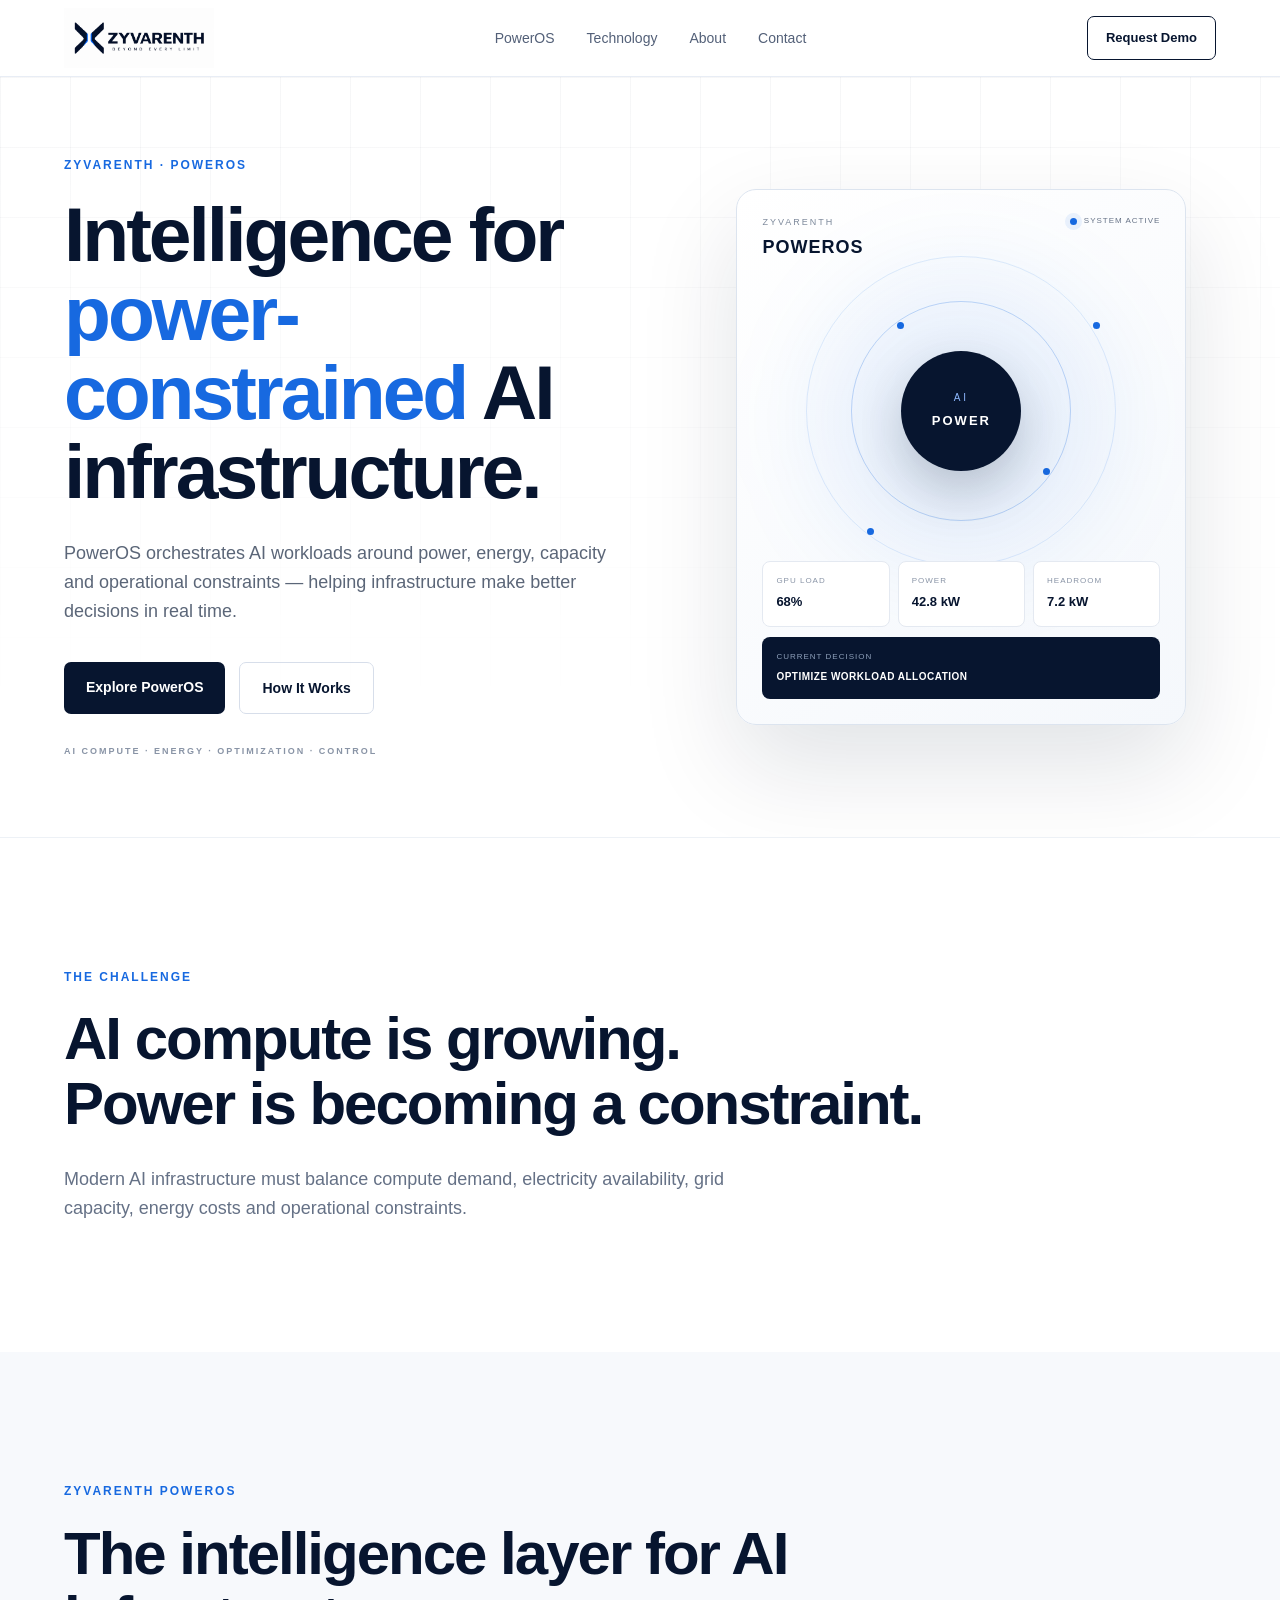
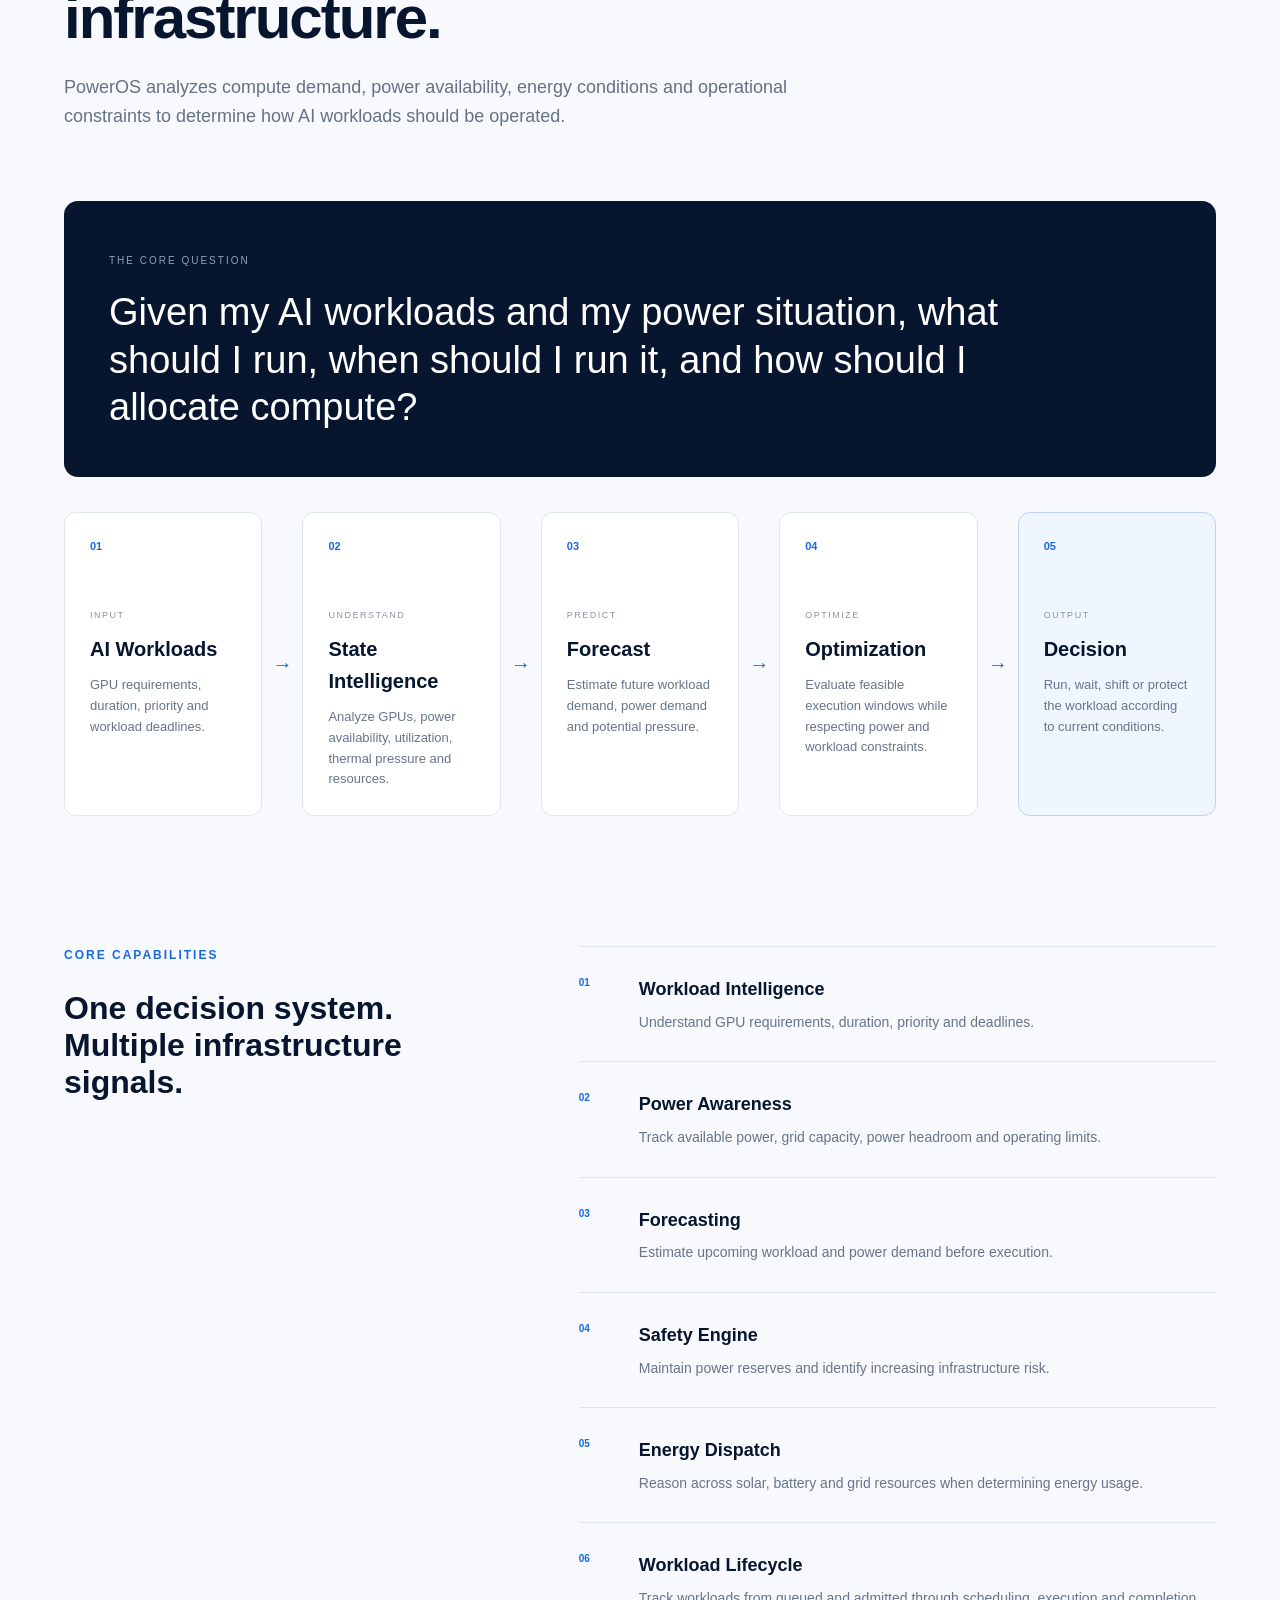
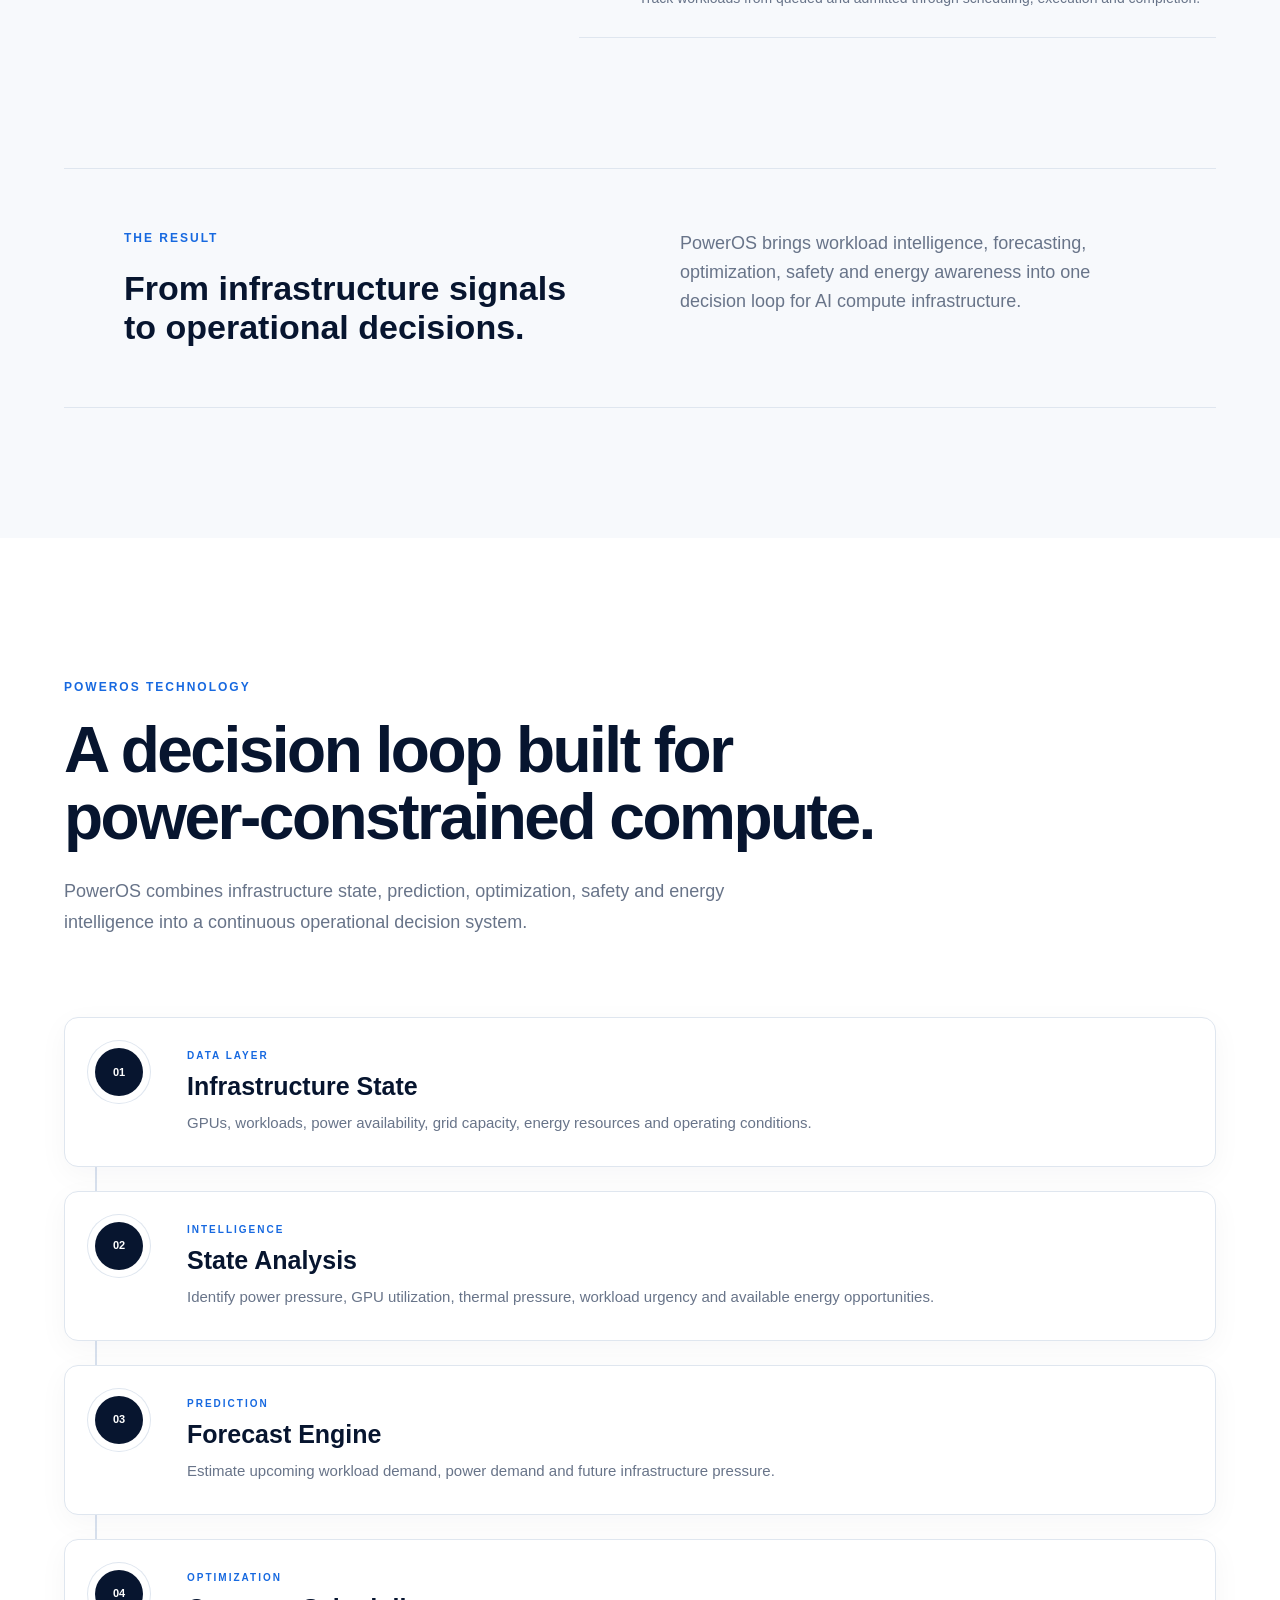
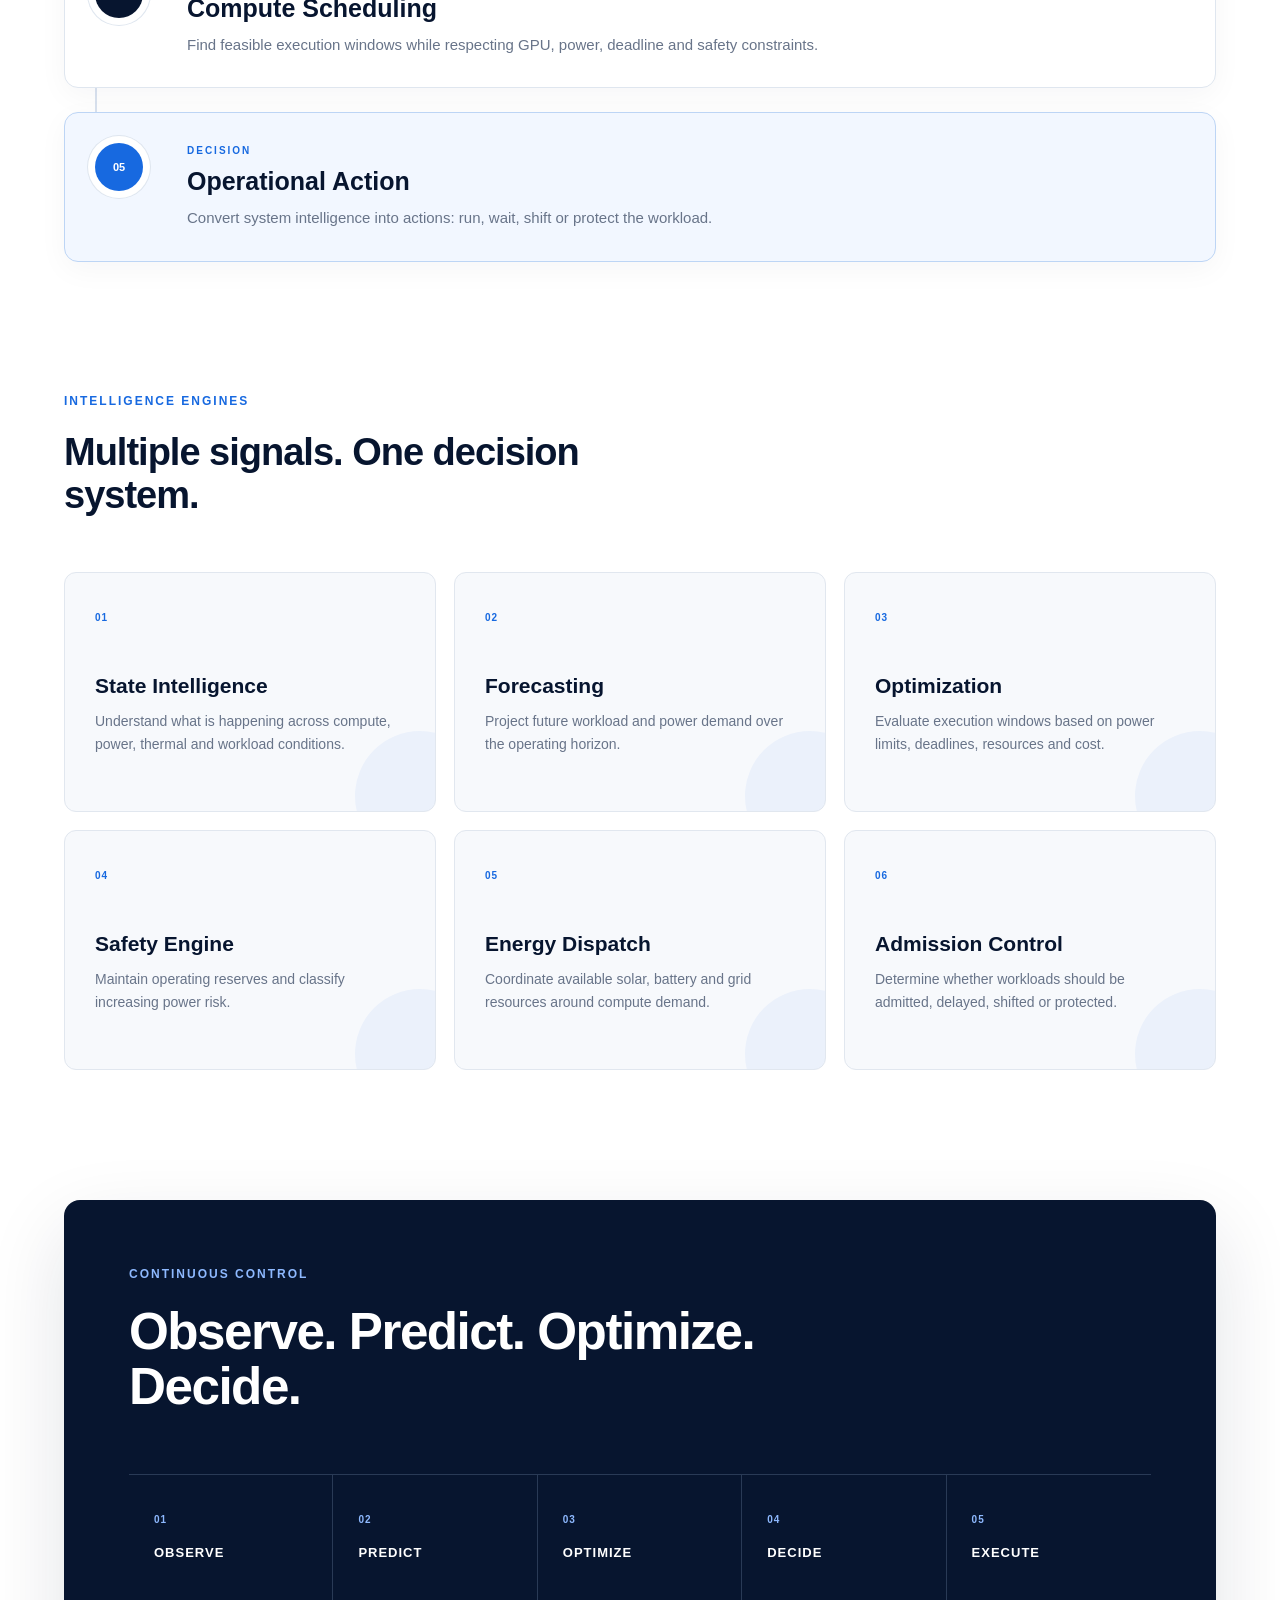
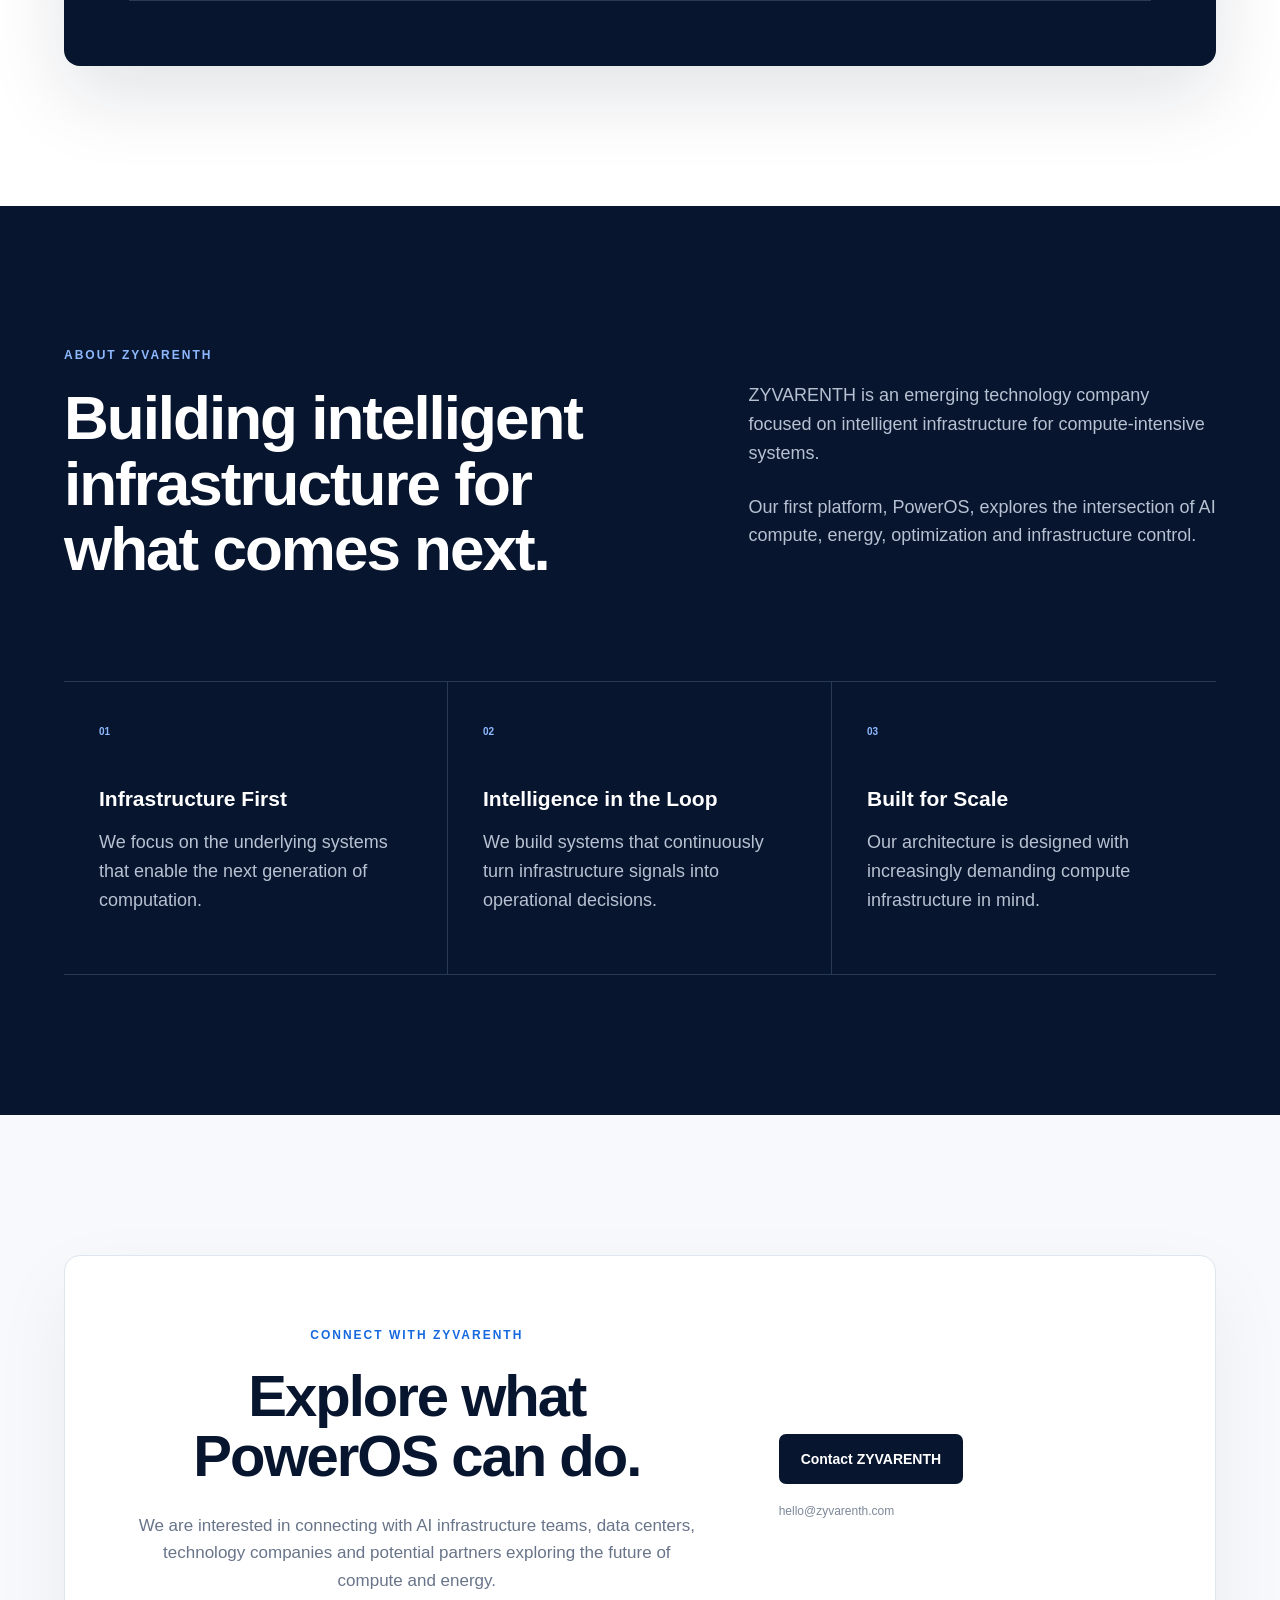
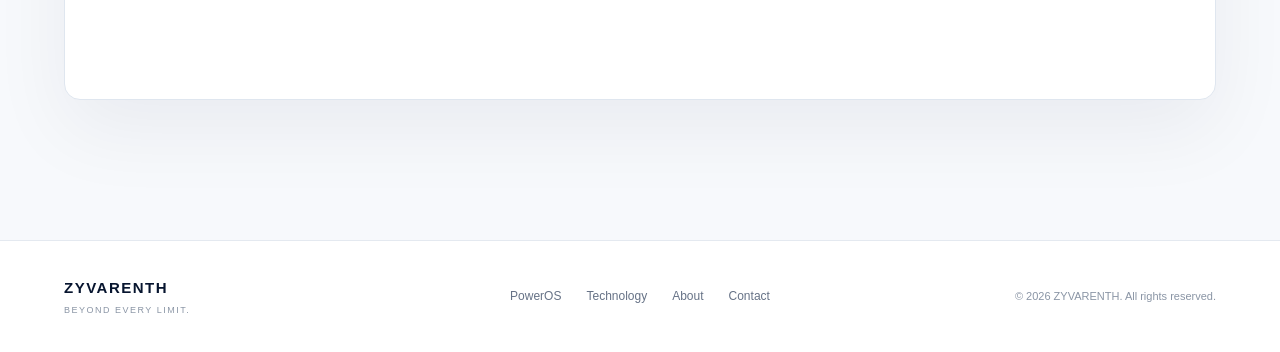
<file: website/index.html>
<!DOCTYPE html>
<html lang="en">

<head>

    <meta charset="UTF-8">

    <meta
        name="viewport"
        content="width=device-width, initial-scale=1.0"
    >

    <title>
        ZYVARENTH — Beyond Every Limit
    </title>

    <!-- SEO DESCRIPTION -->

    <meta
        name="description"
        content="ZYVARENTH builds intelligent infrastructure systems for the next generation of AI compute."
    >

    <!-- KEYWORDS -->

    <meta
        name="keywords"
        content="ZYVARENTH, PowerOS, AI infrastructure, AI compute, power optimization, data center energy"
    >

    <!-- AUTHOR -->

    <meta
        name="author"
        content="ZYVARENTH"
    >

    <!-- FAVICON -->

    <link
        rel="icon"
        type="image/png"
        href="assets/favicon.png"
    >

    <!-- SOCIAL PREVIEW -->

    <meta
        property="og:title"
        content="ZYVARENTH — Beyond Every Limit"
    >

    <meta
        property="og:description"
        content="Intelligent infrastructure for power-constrained AI compute."
    >

    <meta
        property="og:image"
        content="assets/logo.png"
    >

    <meta
        property="og:type"
        content="website"
    >

    <!-- CSS -->

    <link
        rel="stylesheet"
        href="style.css"
    >

</head>


<body>


    <!-- =========================================
         NAVIGATION
    ========================================== -->

    <header class="navbar">

        <div class="container nav-container">

            <a href="#" class="logo">

                <img
                    src="assets/logo.png"
                    alt="ZYVARENTH"
                >

            </a>


            <nav class="nav-links">

                <a href="#poweros">
                    PowerOS
                </a>

                <a href="#technology">
                    Technology
                </a>

                <a href="#about">
                    About
                </a>

                <a href="#contact">
                    Contact
                </a>

            </nav>


            <a
                href="#contact"
                class="nav-button"
            >
                Request Demo
            </a>

        </div>

    </header>


    <!-- =========================================
         MAIN CONTENT
    ========================================== -->

    <main>


        <!-- =====================================
             HERO
        ====================================== -->

        <section class="hero">

            <div class="hero-grid"></div>


            <div class="container hero-content">


                <div class="hero-text">

                    <div class="eyebrow">
                        ZYVARENTH · POWEROS
                    </div>


                    <h1>

                        Intelligence for

                        <span>
                            power-constrained
                        </span>

                        AI infrastructure.

                    </h1>


                    <p class="hero-description">

                        PowerOS orchestrates AI workloads around power,
                        energy, capacity and operational constraints —
                        helping infrastructure make better decisions in real time.

                    </p>


                    <div class="hero-buttons">

                        <a
                            href="#poweros"
                            class="primary-button"
                        >
                            Explore PowerOS
                        </a>


                        <a
                            href="#technology"
                            class="secondary-button"
                        >
                            How It Works
                        </a>

                    </div>


                    <div class="hero-note">

                        AI COMPUTE · ENERGY · OPTIMIZATION · CONTROL

                    </div>

                </div>


                <!-- HERO POWEROS DASHBOARD -->

                <div class="hero-visual">

                    <div class="poweros-dashboard">


                        <div class="dashboard-top">

                            <div>

                                <span class="dashboard-label">

                                    ZYVARENTH

                                </span>


                                <strong>

                                    POWEROS

                                </strong>

                            </div>


                            <div class="live-status">

                                <span></span>

                                SYSTEM ACTIVE

                            </div>

                        </div>


                        <!-- POWEROS CORE -->

                        <div class="dashboard-core">

                            <div class="orbit orbit-one"></div>

                            <div class="orbit orbit-two"></div>


                            <div class="core-node">

                                <small>
                                    AI
                                </small>

                                <strong>
                                    POWER
                                </strong>

                            </div>

                        </div>


                        <!-- SYSTEM DATA -->

                        <div class="dashboard-data">


                            <div class="data-item">

                                <span>
                                    GPU LOAD
                                </span>

                                <strong>
                                    68%
                                </strong>

                            </div>


                            <div class="data-item">

                                <span>
                                    POWER
                                </span>

                                <strong>
                                    42.8 kW
                                </strong>

                            </div>


                            <div class="data-item">

                                <span>
                                    HEADROOM
                                </span>

                                <strong>
                                    7.2 kW
                                </strong>

                            </div>

                        </div>


                        <!-- DECISION -->

                        <div class="decision-bar">

                            <span>
                                CURRENT DECISION
                            </span>

                            <strong>
                                OPTIMIZE WORKLOAD ALLOCATION
                            </strong>

                        </div>

                    </div>

                </div>

            </div>

        </section>


        <!-- =====================================
             INTRO / PROBLEM
        ====================================== -->

        <section class="intro">

            <div class="container">

                <p class="section-label">
                    THE CHALLENGE
                </p>


                <h2>

                    AI compute is growing.

                    <br>

                    Power is becoming a constraint.

                </h2>


                <p class="section-description">

                    Modern AI infrastructure must balance compute demand,
                    electricity availability, grid capacity, energy costs
                    and operational constraints.

                </p>

            </div>

        </section>


        <!-- =====================================
             POWEROS PRODUCT SECTION
        ====================================== -->

        <section
            id="poweros"
            class="poweros-section"
        >

            <div class="container">


                <div class="section-heading">

                    <p class="section-label">
                        ZYVARENTH POWEROS
                    </p>


                    <h2>

                        The intelligence layer
                        for AI infrastructure.

                    </h2>


                    <p>

                        PowerOS analyzes compute demand, power availability,
                        energy conditions and operational constraints to determine
                        how AI workloads should be operated.

                    </p>

                </div>


                <!-- CORE QUESTION -->

                <div class="poweros-question">

                    <span>
                        THE CORE QUESTION
                    </span>


                    <h3>

                        Given my AI workloads and my power situation,
                        what should I run, when should I run it,
                        and how should I allocate compute?

                    </h3>

                </div>


                <!-- POWEROS PIPELINE -->

                <div class="poweros-pipeline">


                    <div class="pipeline-card">

                        <div class="pipeline-number">
                            01
                        </div>


                        <div class="pipeline-content">

                            <span>
                                INPUT
                            </span>


                            <h3>
                                AI Workloads
                            </h3>


                            <p>

                                GPU requirements, duration, priority
                                and workload deadlines.

                            </p>

                        </div>

                    </div>


                    <div class="pipeline-arrow">
                        →
                    </div>


                    <div class="pipeline-card">

                        <div class="pipeline-number">
                            02
                        </div>


                        <div class="pipeline-content">

                            <span>
                                UNDERSTAND
                            </span>


                            <h3>
                                State Intelligence
                            </h3>


                            <p>

                                Analyze GPUs, power availability,
                                utilization, thermal pressure and resources.

                            </p>

                        </div>

                    </div>


                    <div class="pipeline-arrow">
                        →
                    </div>


                    <div class="pipeline-card">

                        <div class="pipeline-number">
                            03
                        </div>


                        <div class="pipeline-content">

                            <span>
                                PREDICT
                            </span>


                            <h3>
                                Forecast
                            </h3>


                            <p>

                                Estimate future workload demand,
                                power demand and potential pressure.

                            </p>

                        </div>

                    </div>


                    <div class="pipeline-arrow">
                        →
                    </div>


                    <div class="pipeline-card">

                        <div class="pipeline-number">
                            04
                        </div>


                        <div class="pipeline-content">

                            <span>
                                OPTIMIZE
                            </span>


                            <h3>
                                Optimization
                            </h3>


                            <p>

                                Evaluate feasible execution windows
                                while respecting power and workload constraints.

                            </p>

                        </div>

                    </div>


                    <div class="pipeline-arrow">
                        →
                    </div>


                    <div class="pipeline-card pipeline-final">

                        <div class="pipeline-number">
                            05
                        </div>


                        <div class="pipeline-content">

                            <span>
                                OUTPUT
                            </span>


                            <h3>
                                Decision
                            </h3>


                            <p>

                                Run, wait, shift or protect the workload
                                according to current conditions.

                            </p>

                        </div>

                    </div>

                </div>


                <!-- CAPABILITIES -->

                <div class="poweros-capabilities">


                    <div class="capability-intro">

                        <p class="section-label">
                            CORE CAPABILITIES
                        </p>


                        <h3>

                            One decision system.
                            Multiple infrastructure signals.

                        </h3>

                    </div>


                    <div class="capability-list">


                        <div class="capability-item">

                            <span>
                                01
                            </span>


                            <div>

                                <h4>
                                    Workload Intelligence
                                </h4>


                                <p>

                                    Understand GPU requirements,
                                    duration, priority and deadlines.

                                </p>

                            </div>

                        </div>


                        <div class="capability-item">

                            <span>
                                02
                            </span>


                            <div>

                                <h4>
                                    Power Awareness
                                </h4>


                                <p>

                                    Track available power, grid capacity,
                                    power headroom and operating limits.

                                </p>

                            </div>

                        </div>


                        <div class="capability-item">

                            <span>
                                03
                            </span>


                            <div>

                                <h4>
                                    Forecasting
                                </h4>


                                <p>

                                    Estimate upcoming workload and
                                    power demand before execution.

                                </p>

                            </div>

                        </div>


                        <div class="capability-item">

                            <span>
                                04
                            </span>


                            <div>

                                <h4>
                                    Safety Engine
                                </h4>


                                <p>

                                    Maintain power reserves and identify
                                    increasing infrastructure risk.

                                </p>

                            </div>

                        </div>


                        <div class="capability-item">

                            <span>
                                05
                            </span>


                            <div>

                                <h4>
                                    Energy Dispatch
                                </h4>


                                <p>

                                    Reason across solar, battery and grid
                                    resources when determining energy usage.

                                </p>

                            </div>

                        </div>


                        <div class="capability-item">

                            <span>
                                06
                            </span>


                            <div>

                                <h4>
                                    Workload Lifecycle
                                </h4>


                                <p>

                                    Track workloads from queued and admitted
                                    through scheduling, execution and completion.

                                </p>

                            </div>

                        </div>

                    </div>

                </div>


                <!-- POWEROS OUTCOME -->

                <div class="poweros-outcome">

                    <div>

                        <p class="section-label">
                            THE RESULT
                        </p>


                        <h3>

                            From infrastructure signals
                            to operational decisions.

                        </h3>

                    </div>


                    <div>

                        <p>

                            PowerOS brings workload intelligence, forecasting,
                            optimization, safety and energy awareness into one
                            decision loop for AI compute infrastructure.

                        </p>

                    </div>

                </div>

            </div>

        </section>


        <!-- =====================================
             TECHNOLOGY
        ====================================== -->

        <section
            id="technology"
            class="technology-section"
        >

            <div class="container">


                <div class="technology-header">

                    <p class="section-label">
                        POWEROS TECHNOLOGY
                    </p>


                    <h2>

                        A decision loop built
                        for power-constrained compute.

                    </h2>


                    <p>

                        PowerOS combines infrastructure state, prediction,
                        optimization, safety and energy intelligence into
                        a continuous operational decision system.

                    </p>

                </div>


                <!-- ARCHITECTURE -->

                <div class="architecture">

                    <div class="architecture-line"></div>


                    <div class="architecture-node">

                        <div class="node-index">
                            01
                        </div>


                        <div class="node-content">

                            <span>
                                DATA LAYER
                            </span>


                            <h3>
                                Infrastructure State
                            </h3>


                            <p>

                                GPUs, workloads, power availability,
                                grid capacity, energy resources and
                                operating conditions.

                            </p>

                        </div>

                    </div>


                    <div class="architecture-connector"></div>


                    <div class="architecture-node">

                        <div class="node-index">
                            02
                        </div>


                        <div class="node-content">

                            <span>
                                INTELLIGENCE
                            </span>


                            <h3>
                                State Analysis
                            </h3>


                            <p>

                                Identify power pressure, GPU utilization,
                                thermal pressure, workload urgency and
                                available energy opportunities.

                            </p>

                        </div>

                    </div>


                    <div class="architecture-connector"></div>


                    <div class="architecture-node">

                        <div class="node-index">
                            03
                        </div>


                        <div class="node-content">

                            <span>
                                PREDICTION
                            </span>


                            <h3>
                                Forecast Engine
                            </h3>


                            <p>

                                Estimate upcoming workload demand,
                                power demand and future infrastructure pressure.

                            </p>

                        </div>

                    </div>


                    <div class="architecture-connector"></div>


                    <div class="architecture-node">

                        <div class="node-index">
                            04
                        </div>


                        <div class="node-content">

                            <span>
                                OPTIMIZATION
                            </span>


                            <h3>
                                Compute Scheduling
                            </h3>


                            <p>

                                Find feasible execution windows while
                                respecting GPU, power, deadline and safety constraints.

                            </p>

                        </div>

                    </div>


                    <div class="architecture-connector"></div>


                    <div class="architecture-node architecture-final">

                        <div class="node-index">
                            05
                        </div>


                        <div class="node-content">

                            <span>
                                DECISION
                            </span>


                            <h3>
                                Operational Action
                            </h3>


                            <p>

                                Convert system intelligence into actions:
                                run, wait, shift or protect the workload.

                            </p>

                        </div>

                    </div>

                </div>


                <!-- INTELLIGENCE ENGINES -->

                <div class="technology-engines">

                    <div class="engines-heading">

                        <p class="section-label">
                            INTELLIGENCE ENGINES
                        </p>


                        <h3>

                            Multiple signals.
                            One decision system.

                        </h3>

                    </div>


                    <div class="engine-grid">


                        <div class="engine-card">

                            <span class="engine-number">
                                01
                            </span>


                            <h4>
                                State Intelligence
                            </h4>


                            <p>

                                Understand what is happening across
                                compute, power, thermal and workload conditions.

                            </p>

                        </div>


                        <div class="engine-card">

                            <span class="engine-number">
                                02
                            </span>


                            <h4>
                                Forecasting
                            </h4>


                            <p>

                                Project future workload and power demand
                                over the operating horizon.

                            </p>

                        </div>


                        <div class="engine-card">

                            <span class="engine-number">
                                03
                            </span>


                            <h4>
                                Optimization
                            </h4>


                            <p>

                                Evaluate execution windows based on
                                power limits, deadlines, resources and cost.

                            </p>

                        </div>


                        <div class="engine-card">

                            <span class="engine-number">
                                04
                            </span>


                            <h4>
                                Safety Engine
                            </h4>


                            <p>

                                Maintain operating reserves and classify
                                increasing power risk.

                            </p>

                        </div>


                        <div class="engine-card">

                            <span class="engine-number">
                                05
                            </span>


                            <h4>
                                Energy Dispatch
                            </h4>


                            <p>

                                Coordinate available solar, battery and
                                grid resources around compute demand.

                            </p>

                        </div>


                        <div class="engine-card">

                            <span class="engine-number">
                                06
                            </span>


                            <h4>
                                Admission Control
                            </h4>


                            <p>

                                Determine whether workloads should be admitted,
                                delayed, shifted or protected.

                            </p>

                        </div>

                    </div>

                </div>


                <!-- CONTINUOUS LOOP -->

                <div class="technology-loop">

                    <div class="loop-title">

                        <p class="section-label">
                            CONTINUOUS CONTROL
                        </p>


                        <h3>

                            Observe.
                            Predict.
                            Optimize.
                            Decide.

                        </h3>

                    </div>


                    <div class="loop-steps">


                        <div>

                            <span>
                                01
                            </span>

                            <strong>
                                OBSERVE
                            </strong>

                        </div>


                        <div>

                            <span>
                                02
                            </span>

                            <strong>
                                PREDICT
                            </strong>

                        </div>


                        <div>

                            <span>
                                03
                            </span>

                            <strong>
                                OPTIMIZE
                            </strong>

                        </div>


                        <div>

                            <span>
                                04
                            </span>

                            <strong>
                                DECIDE
                            </strong>

                        </div>


                        <div>

                            <span>
                                05
                            </span>

                            <strong>
                                EXECUTE
                            </strong>

                        </div>

                    </div>

                </div>

            </div>

        </section>


        <!-- =====================================
             ABOUT ZYVARENTH
        ====================================== -->

        <section
            id="about"
            class="about-section"
        >

            <div class="container">


                <div class="about-top">


                    <div>

                        <p class="section-label">
                            ABOUT ZYVARENTH
                        </p>


                        <h2>

                            Building intelligent
                            infrastructure for
                            what comes next.

                        </h2>

                    </div>


                    <div class="about-introduction">

                        <p>

                            ZYVARENTH is an emerging technology company
                            focused on intelligent infrastructure for
                            compute-intensive systems.

                        </p>


                        <p>

                            Our first platform, PowerOS, explores the
                            intersection of AI compute, energy,
                            optimization and infrastructure control.

                        </p>

                    </div>

                </div>


                <div class="about-principles">


                    <div class="principle">

                        <span>
                            01
                        </span>


                        <h3>
                            Infrastructure First
                        </h3>


                        <p>

                            We focus on the underlying systems that enable
                            the next generation of computation.

                        </p>

                    </div>


                    <div class="principle">

                        <span>
                            02
                        </span>


                        <h3>
                            Intelligence in the Loop
                        </h3>


                        <p>

                            We build systems that continuously turn
                            infrastructure signals into operational decisions.

                        </p>

                    </div>


                    <div class="principle">

                        <span>
                            03
                        </span>


                        <h3>
                            Built for Scale
                        </h3>


                        <p>

                            Our architecture is designed with increasingly
                            demanding compute infrastructure in mind.

                        </p>

                    </div>

                </div>

            </div>

        </section>


        <!-- =====================================
             CONTACT
        ====================================== -->

        <section
            id="contact"
            class="contact-section"
        >

            <div class="container">


                <div class="contact-card">


                    <div class="contact-text">

                        <p class="section-label">
                            CONNECT WITH ZYVARENTH
                        </p>


                        <h2>

                            Explore what
                            PowerOS can do.

                        </h2>


                        <p>

                            We are interested in connecting with
                            AI infrastructure teams, data centers,
                            technology companies and potential partners
                            exploring the future of compute and energy.

                        </p>

                    </div>


                    <div class="contact-actions">

                        <a
                            href="mailto:hello@zyvarenth.com"
                            class="primary-button"
                        >
                            Contact ZYVARENTH
                        </a>


                        <span>
                            hello@zyvarenth.com
                        </span>

                    </div>

                </div>

            </div>

        </section>

    </main>


    <!-- =========================================
         FOOTER
    ========================================== -->

    <footer>

        <div class="container footer-content">


            <div class="footer-brand">

                <strong>
                    ZYVARENTH
                </strong>


                <span>
                    BEYOND EVERY LIMIT.
                </span>

            </div>


            <div class="footer-links">

                <a href="#poweros">
                    PowerOS
                </a>


                <a href="#technology">
                    Technology
                </a>


                <a href="#about">
                    About
                </a>


                <a href="#contact">
                    Contact
                </a>

            </div>


            <div class="footer-copy">

                © 2026 ZYVARENTH.
                All rights reserved.

            </div>

        </div>

    </footer>


    <!-- JAVASCRIPT -->

    <script src="script.js"></script>

</body>

</html>
</file>
<file: website/style.css>
* {
    margin: 0;
    padding: 0;
    box-sizing: border-box;
}

html {
    scroll-behavior: smooth;
}

body {
    font-family: Arial, Helvetica, sans-serif;
    background: #ffffff;
    color: #07152f;
    line-height: 1.6;
}

a {
    text-decoration: none;
    color: inherit;
}

.container {
    width: min(1180px, 90%);
    margin: auto;
}


/* NAVIGATION */

.navbar {
    position: sticky;
    top: 0;
    z-index: 1000;

    background: rgba(255, 255, 255, 0.92);
    backdrop-filter: blur(12px);

    border-bottom: 1px solid #e8edf5;
}

.nav-container {
    height: 76px;

    display: flex;
    align-items: center;
    justify-content: space-between;
}

.logo {
    font-size: 21px;
    font-weight: 800;
    letter-spacing: 2px;
}

.nav-links {
    display: flex;
    gap: 32px;
    font-size: 14px;
    color: #536078;
}

.nav-links a:hover {
    color: #1769e0;
}

.nav-button {
    padding: 11px 18px;

    border: 1px solid #07152f;
    border-radius: 7px;

    font-size: 13px;
    font-weight: 600;
}

.nav-button:hover {
    background: #07152f;
    color: white;
}


/* HERO */

.hero {
    min-height: 720px;

    display: flex;
    align-items: center;

    background:
        radial-gradient(
            circle at 80% 45%,
            rgba(23, 105, 224, 0.08),
            transparent 35%
        );
}

.hero-content {
    display: grid;
    grid-template-columns: 1.05fr 0.95fr;
    gap: 80px;
    align-items: center;
}

.eyebrow,
.section-label {
    font-size: 12px;
    font-weight: 700;
    letter-spacing: 2px;
    color: #1769e0;
    margin-bottom: 20px;
}

.hero h1 {
    font-size: clamp(48px, 6vw, 78px);
    line-height: 1.03;
    letter-spacing: -3px;
    max-width: 750px;
}

.hero h1 span {
    color: #1769e0;
}

.hero-description {
    margin-top: 28px;

    max-width: 610px;

    font-size: 18px;
    color: #5b6678;
}

.hero-buttons {
    display: flex;
    gap: 14px;
    margin-top: 36px;
}

.primary-button,
.secondary-button {
    display: inline-block;

    padding: 14px 22px;

    border-radius: 7px;

    font-size: 14px;
    font-weight: 700;
}

.primary-button {
    background: #07152f;
    color: white;
}

.primary-button:hover {
    background: #1769e0;
}

.secondary-button {
    border: 1px solid #d7deea;
    color: #07152f;
}

.secondary-button:hover {
    border-color: #1769e0;
}


/* HERO VISUAL */

.hero-visual {
    display: flex;
    justify-content: center;
}

.system-card {
    width: 420px;
    min-height: 440px;

    padding: 28px;

    border: 1px solid #dce4ef;
    border-radius: 18px;

    background: rgba(255, 255, 255, 0.8);

    box-shadow:
        0 30px 80px rgba(7, 21, 47, 0.08);
}

.system-header {
    display: flex;
    justify-content: space-between;

    font-size: 12px;
    font-weight: 800;
    letter-spacing: 2px;
}

.status-dot {
    width: 9px;
    height: 9px;

    background: #1769e0;
    border-radius: 50%;
}

.system-core {
    height: 300px;

    display: flex;
    justify-content: center;
    align-items: center;
}

.core-ring {
    width: 190px;
    height: 190px;

    border: 1px solid #1769e0;
    border-radius: 50%;

    display: flex;
    align-items: center;
    justify-content: center;

    box-shadow:
        0 0 0 25px rgba(23, 105, 224, 0.04),
        0 0 0 50px rgba(23, 105, 224, 0.025);
}

.core-center {
    width: 100px;
    height: 100px;

    display: flex;
    align-items: center;
    justify-content: center;

    background: #07152f;
    color: white;

    border-radius: 50%;

    font-size: 22px;
    font-weight: 800;
    letter-spacing: 2px;
}

.system-stats {
    display: grid;
    grid-template-columns: repeat(3, 1fr);
    gap: 10px;
}

.system-stats div {
    padding: 13px;

    background: #f6f8fb;

    border-radius: 8px;
}

.system-stats small {
    display: block;

    font-size: 9px;
    letter-spacing: 1px;
    color: #7b8799;
}

.system-stats strong {
    font-size: 10px;
}


/* INTRO */

.intro {
    padding: 130px 0;

    border-top: 1px solid #edf1f6;
}

.intro h2,
.section-heading h2,
.decision-section h2,
.about-section h2,
.contact-section h2 {
    font-size: clamp(38px, 5vw, 60px);
    line-height: 1.08;
    letter-spacing: -2px;
}

.section-description {
    max-width: 680px;
    margin-top: 28px;

    color: #657186;
    font-size: 18px;
}


/* POWEROS */

.poweros-section {
    padding: 130px 0;

    background: #f7f9fc;
}

.section-heading {
    max-width: 760px;
}

.section-heading > p:last-child {
    margin-top: 22px;
    color: #657186;
    font-size: 18px;
}

.feature-grid {
    margin-top: 70px;

    display: grid;
    grid-template-columns: repeat(2, 1fr);
    gap: 18px;
}

.feature-card {
    padding: 35px;

    min-height: 250px;

    background: white;

    border: 1px solid #e1e7ef;
    border-radius: 12px;
}

.feature-number {
    font-size: 12px;
    font-weight: 800;
    color: #1769e0;
    margin-bottom: 45px;
}

.feature-card h3 {
    font-size: 23px;
    margin-bottom: 12px;
}

.feature-card p {
    color: #687489;
}


/* DECISION */

.decision-section {
    padding: 130px 0;
}

.decision-flow {
    margin-top: 70px;

    display: flex;
    align-items: stretch;
}

.flow-item {
    flex: 1;

    padding: 20px;

    border: 1px solid #e0e6ef;
    border-radius: 8px;
}

.flow-item span {
    font-size: 11px;
    font-weight: 800;
    color: #1769e0;
}

.flow-item strong {
    display: block;
    margin-top: 25px;
}

.flow-item p {
    margin-top: 8px;

    font-size: 13px;
    color: #6d788b;
}

.flow-line {
    width: 25px;
    height: 1px;

    background: #cfd7e3;

    align-self: center;
}


/* ABOUT */

.about-section {
    padding: 130px 0;

    background: #07152f;
    color: white;
}

.about-grid {
    display: grid;
    grid-template-columns: 1fr 1fr;
    gap: 100px;
}

.about-section .section-label {
    color: #6ea7ff;
}

.about-section p:not(.section-label) {
    color: #b7c1d1;
    font-size: 18px;
    margin-bottom: 25px;
}


/* CONTACT */

.contact-section {
    padding: 140px 0;

    text-align: center;
}

.contact-content {
    max-width: 800px;
}

.contact-section p:not(.section-label) {
    max-width: 600px;
    margin: 25px auto 35px;

    color: #687489;
    font-size: 18px;
}


/* FOOTER */

footer {
    border-top: 1px solid #e7ecf3;
    padding: 35px 0;
}

.footer-content {
    display: flex;
    justify-content: space-between;
    align-items: center;

    font-size: 12px;
    color: #7a8494;
}

.footer-content strong {
    color: #07152f;
    letter-spacing: 1px;
}

.footer-content p {
    margin-top: 3px;
}


/* MOBILE */

@media (max-width: 850px) {

    .nav-links {
        display: none;
    }

    .hero {
        padding: 90px 0;
    }

    .hero-content {
        grid-template-columns: 1fr;
        gap: 60px;
    }

    .hero h1 {
        letter-spacing: -2px;
    }

    .system-card {
        width: 100%;
    }

    .feature-grid {
        grid-template-columns: 1fr;
    }

    .decision-flow {
        flex-direction: column;
        gap: 10px;
    }

    .flow-line {
        width: 1px;
        height: 20px;
        margin-left: 25px;
    }

    .about-grid {
        grid-template-columns: 1fr;
        gap: 50px;
    }

    .footer-content {
        flex-direction: column;
        align-items: flex-start;
        gap: 15px;
    }
}
/* =========================================
   PREMIUM POWEROS HERO
========================================= */

.hero {
    position: relative;
    min-height: 760px;
    overflow: hidden;
    background: #ffffff;
}

.hero-grid {
    position: absolute;
    inset: 0;

    background-image:
        linear-gradient(
            rgba(7, 21, 47, 0.035) 1px,
            transparent 1px
        ),
        linear-gradient(
            90deg,
            rgba(7, 21, 47, 0.035) 1px,
            transparent 1px
        );

    background-size: 70px 70px;

    mask-image: linear-gradient(
        to bottom,
        black,
        transparent 85%
    );
}

.hero-content {
    position: relative;
    z-index: 2;
}

.hero-text {
    position: relative;
    z-index: 3;
}

.hero-note {
    margin-top: 30px;

    font-size: 9px;
    letter-spacing: 2px;
    font-weight: 700;

    color: #8994a6;
}


/* POWEROS DASHBOARD */

.poweros-dashboard {
    position: relative;

    width: 450px;
    min-height: 500px;

    padding: 25px;

    background:
        linear-gradient(
            145deg,
            #ffffff,
            #f5f8fc
        );

    border: 1px solid #dce4ef;
    border-radius: 20px;

    box-shadow:
        0 40px 100px rgba(7, 21, 47, 0.12);

    overflow: hidden;
}

.poweros-dashboard::before {
    content: "";

    position: absolute;

    width: 300px;
    height: 300px;

    top: 80px;
    left: 75px;

    border-radius: 50%;

    background: rgba(23, 105, 224, 0.08);

    filter: blur(45px);
}


/* DASHBOARD HEADER */

.dashboard-top {
    position: relative;
    z-index: 2;

    display: flex;
    justify-content: space-between;
    align-items: flex-start;
}

.dashboard-label {
    display: block;

    font-size: 9px;
    letter-spacing: 2px;

    color: #7d899b;
}

.dashboard-top strong {
    display: block;

    margin-top: 3px;

    font-size: 18px;
    letter-spacing: 1px;
}

.live-status {
    display: flex;
    align-items: center;
    gap: 7px;

    font-size: 8px;
    letter-spacing: 1px;

    color: #667286;
}

.live-status span {
    width: 7px;
    height: 7px;

    border-radius: 50%;

    background: #1769e0;

    box-shadow:
        0 0 0 5px rgba(23, 105, 224, 0.08);
}


/* CORE */

.dashboard-core {
    position: relative;

    height: 300px;

    display: flex;
    align-items: center;
    justify-content: center;
}

.core-node {
    position: relative;
    z-index: 4;

    width: 120px;
    height: 120px;

    border-radius: 50%;

    display: flex;
    flex-direction: column;
    align-items: center;
    justify-content: center;

    background: #07152f;

    color: white;

    box-shadow:
        0 20px 50px rgba(7, 21, 47, 0.22);
}

.core-node small {
    font-size: 10px;
    letter-spacing: 3px;

    color: #8eb9ff;
}

.core-node strong {
    margin-top: 5px;

    font-size: 13px;
    letter-spacing: 2px;
}


/* ORBITS */

.orbit {
    position: absolute;

    border: 1px solid rgba(23, 105, 224, 0.25);

    border-radius: 50%;
}

.orbit-one {
    width: 220px;
    height: 220px;
}

.orbit-two {
    width: 310px;
    height: 310px;

    border-color: rgba(23, 105, 224, 0.12);
}

.orbit-one::before,
.orbit-one::after,
.orbit-two::before,
.orbit-two::after {
    content: "";

    position: absolute;

    width: 7px;
    height: 7px;

    border-radius: 50%;

    background: #1769e0;
}

.orbit-one::before {
    top: 20px;
    left: 45px;
}

.orbit-one::after {
    right: 20px;
    bottom: 45px;
}

.orbit-two::before {
    top: 65px;
    right: 15px;
}

.orbit-two::after {
    bottom: 30px;
    left: 60px;
}


/* DATA */

.dashboard-data {
    position: relative;
    z-index: 2;

    display: grid;
    grid-template-columns: repeat(3, 1fr);

    gap: 8px;
}

.data-item {
    padding: 13px;

    background: white;

    border: 1px solid #e4e9f1;
    border-radius: 8px;
}

.data-item span {
    display: block;

    font-size: 8px;
    letter-spacing: 1px;

    color: #8994a6;
}

.data-item strong {
    display: block;

    margin-top: 4px;

    font-size: 13px;
}


/* DECISION */

.decision-bar {
    position: relative;
    z-index: 2;

    margin-top: 10px;

    padding: 14px;

    border-radius: 8px;

    background: #07152f;

    color: white;
}

.decision-bar span {
    display: block;

    font-size: 8px;
    letter-spacing: 1px;

    color: #8ea0ba;
}

.decision-bar strong {
    display: block;

    margin-top: 5px;

    font-size: 10px;
    letter-spacing: 0.5px;
}


/* HERO RESPONSIVE */

@media (max-width: 850px) {

    .hero {
        min-height: auto;
        padding: 100px 0;
    }

    .poweros-dashboard {
        width: 100%;
        max-width: 450px;
    }

}
/* =========================================
   POWEROS PRODUCT SECTION
========================================= */

.poweros-question {
    margin-top: 70px;
    padding: 45px;

    background: #07152f;
    color: white;

    border-radius: 14px;
}

.poweros-question span {
    font-size: 10px;
    letter-spacing: 2px;
    color: #8ea0ba;
}

.poweros-question h3 {
    max-width: 900px;

    margin-top: 18px;

    font-size: clamp(25px, 3vw, 38px);
    line-height: 1.25;
    font-weight: 500;
}


/* PIPELINE */

.poweros-pipeline {
    margin-top: 35px;

    display: flex;
    align-items: stretch;
    gap: 10px;
}

.pipeline-card {
    flex: 1;

    padding: 25px;

    min-height: 250px;

    background: white;

    border: 1px solid #dfe6ef;
    border-radius: 12px;

    transition:
        transform 0.25s ease,
        border-color 0.25s ease,
        box-shadow 0.25s ease;
}

.pipeline-card:hover {
    transform: translateY(-5px);

    border-color: #1769e0;

    box-shadow:
        0 18px 45px rgba(7, 21, 47, 0.08);
}

.pipeline-number {
    font-size: 11px;
    font-weight: 800;

    color: #1769e0;
}

.pipeline-content {
    margin-top: 45px;
}

.pipeline-content span {
    font-size: 9px;
    letter-spacing: 1.5px;

    color: #8994a6;
}

.pipeline-content h3 {
    margin-top: 7px;

    font-size: 20px;
}

.pipeline-content p {
    margin-top: 10px;

    font-size: 13px;

    color: #687489;
}

.pipeline-final {
    background: #f0f6ff;
    border-color: #bcd5f7;
}

.pipeline-arrow {
    align-self: center;

    font-size: 20px;

    color: #1769e0;
}


/* CAPABILITIES */

.poweros-capabilities {
    margin-top: 130px;

    display: grid;
    grid-template-columns: 0.8fr 1.2fr;

    gap: 90px;
}

.capability-intro h3 {
    margin-top: 25px;

    font-size: 32px;
    line-height: 1.15;
}

.capability-list {
    border-top: 1px solid #dfe6ef;
}

.capability-item {
    display: grid;
    grid-template-columns: 45px 1fr;

    gap: 15px;

    padding: 28px 0;

    border-bottom: 1px solid #dfe6ef;
}

.capability-item > span {
    font-size: 10px;
    font-weight: 800;

    color: #1769e0;
}

.capability-item h4 {
    font-size: 18px;
}

.capability-item p {
    margin-top: 7px;

    color: #687489;

    font-size: 14px;
}


/* OUTCOME */

.poweros-outcome {
    margin-top: 130px;

    padding: 60px;

    display: grid;
    grid-template-columns: 1fr 1fr;

    gap: 80px;

    border-top: 1px solid #dfe6ef;
    border-bottom: 1px solid #dfe6ef;
}

.poweros-outcome h3 {
    margin-top: 20px;

    font-size: 34px;
    line-height: 1.15;
}

.poweros-outcome p:not(.section-label) {
    font-size: 18px;
    color: #687489;
}


/* MOBILE */

@media (max-width: 1000px) {

    .poweros-pipeline {
        flex-direction: column;
    }

    .pipeline-arrow {
        transform: rotate(90deg);
        align-self: center;
    }

    .poweros-capabilities {
        grid-template-columns: 1fr;
        gap: 50px;
    }

    .poweros-outcome {
        grid-template-columns: 1fr;
        gap: 35px;
    }

}


@media (max-width: 600px) {

    .poweros-question {
        padding: 30px;
    }

    .pipeline-card {
        min-height: auto;
    }

    .poweros-outcome {
        padding: 35px 0;
    }

}
/* =========================================
   ABOUT SECTION
========================================= */

.about-section {
    padding: 140px 0;

    background: #07152f;
    color: white;
}

.about-top {
    display: grid;
    grid-template-columns: 1fr 0.8fr;

    gap: 100px;

    align-items: start;
}

.about-section .section-label {
    color: #8eb9ff;
}

.about-top h2 {
    max-width: 700px;

    font-size: clamp(40px, 5vw, 62px);

    line-height: 1.05;

    letter-spacing: -2px;
}

.about-introduction {
    padding-top: 35px;
}

.about-introduction p {
    margin-bottom: 25px;

    color: #b7c1d1;

    font-size: 18px;
}

.about-principles {
    margin-top: 100px;

    display: grid;
    grid-template-columns: repeat(3, 1fr);

    border-top: 1px solid #293a56;
    border-bottom: 1px solid #293a56;
}

.principle {
    padding: 35px;

    border-right: 1px solid #293a56;
}

.principle:last-child {
    border-right: none;
}

.principle > span {
    font-size: 10px;

    color: #8eb9ff;

    font-weight: 800;
}

.principle h3 {
    margin-top: 40px;

    font-size: 21px;
}

.principle p {
    margin-top: 12px;

    color: #9eabbf;

    font-size: 14px;
}


/* =========================================
   CONTACT
========================================= */

.contact-section {
    padding: 140px 0;

    background: #f7f9fc;
}

.contact-card {
    padding: 70px;

    display: grid;
    grid-template-columns: 1fr 0.65fr;

    gap: 80px;

    background: white;

    border: 1px solid #dfe6ef;

    border-radius: 16px;

    box-shadow:
        0 30px 80px rgba(7, 21, 47, 0.06);
}

.contact-text h2 {
    margin-top: 10px;

    font-size: clamp(40px, 5vw, 58px);

    line-height: 1.05;

    letter-spacing: -2px;
}

.contact-text > p:last-child {
    max-width: 650px;

    margin-top: 25px;

    color: #687489;

    font-size: 17px;
}

.contact-actions {
    display: flex;

    flex-direction: column;

    justify-content: center;

    align-items: flex-start;
}

.contact-actions span {
    margin-top: 18px;

    font-size: 12px;

    color: #7d8899;
}


/* =========================================
   FOOTER
========================================= */

footer {
    background: #ffffff;

    border-top: 1px solid #e4e9f0;

    padding: 35px 0;
}

.footer-content {
    display: grid;

    grid-template-columns: 1fr auto 1fr;

    align-items: center;

    gap: 30px;
}

.footer-brand strong {
    display: block;

    color: #07152f;

    font-size: 15px;

    letter-spacing: 1.5px;
}

.footer-brand span {
    display: block;

    margin-top: 3px;

    color: #8a95a5;

    font-size: 9px;

    letter-spacing: 1.5px;
}

.footer-links {
    display: flex;

    gap: 25px;

    font-size: 12px;

    color: #667286;
}

.footer-links a:hover {
    color: #1769e0;
}

.footer-copy {
    text-align: right;

    color: #8a95a5;

    font-size: 11px;
}


/* =========================================
   ABOUT + CONTACT MOBILE
========================================= */

@media (max-width: 850px) {

    .about-top {
        grid-template-columns: 1fr;

        gap: 30px;
    }

    .about-introduction {
        padding-top: 0;
    }

    .about-principles {
        grid-template-columns: 1fr;
    }

    .principle {
        border-right: none;

        border-bottom: 1px solid #293a56;
    }

    .principle:last-child {
        border-bottom: none;
    }

    .contact-card {
        grid-template-columns: 1fr;

        gap: 45px;

        padding: 40px 30px;
    }

    .footer-content {
        grid-template-columns: 1fr;

        gap: 20px;
    }

    .footer-links {
        flex-wrap: wrap;
    }

    .footer-copy {
        text-align: left;
    }

}
.logo {
    display: flex;
    align-items: center;
}

.logo img {
    width: 150px;
    height: auto;
    display: block;
}
/* =========================================
   PAGE LOAD
========================================= */

.hero-text,
.hero-visual {
    animation: heroEnter 0.8s ease-out both;
}

.hero-visual {
    animation-delay: 0.15s;
}

@keyframes heroEnter {

    from {
        opacity: 0;
        transform: translateY(18px);
    }

    to {
        opacity: 1;
        transform: translateY(0);
    }

}
/* =====================================================
   TECHNOLOGY SECTION - FINAL PREMIUM FIX
===================================================== */

.technology-section {
    padding: 140px 0;
    background: #ffffff;
    color: #07152f;
}

.technology-header {
    max-width: 820px;
    margin-bottom: 80px;
}

.technology-header h2 {
    margin: 0;
    font-size: clamp(42px, 5vw, 64px);
    line-height: 1.05;
    letter-spacing: -2.5px;
    font-weight: 700;
}

.technology-header > p:last-child {
    margin-top: 25px;
    max-width: 720px;
    color: #687489;
    font-size: 18px;
    line-height: 1.7;
}


/* =====================================================
   ARCHITECTURE
===================================================== */

.architecture {
    position: relative;

    display: flex;
    flex-direction: column;

    gap: 0;

    margin-top: 20px;
    padding: 0;
}

.architecture-line {
    position: absolute;

    left: 31px;
    top: 32px;
    bottom: 32px;

    width: 2px;

    background: linear-gradient(
        to bottom,
        #1769e0,
        #d9e5f5,
        #1769e0
    );

    z-index: 0;
}


.architecture-node {
    position: relative;
    z-index: 2;

    display: grid;
    grid-template-columns: 64px 1fr;

    gap: 28px;

    align-items: start;

    width: 100%;

    padding: 30px;

    background: #ffffff;

    border: 1px solid #dfe6ef;
    border-radius: 14px;

    box-shadow: 0 8px 30px rgba(7, 21, 47, 0.04);

    transition:
        transform 0.25s ease,
        border-color 0.25s ease,
        box-shadow 0.25s ease;
}

.architecture-node:hover {
    transform: translateX(6px);

    border-color: #1769e0;

    box-shadow: 0 18px 45px rgba(7, 21, 47, 0.09);
}


.node-index {
    width: 48px;
    height: 48px;

    display: flex;
    align-items: center;
    justify-content: center;

    background: #07152f;
    color: #ffffff;

    border-radius: 50%;

    font-size: 11px;
    font-weight: 800;

    box-shadow:
        0 0 0 7px #ffffff,
        0 0 0 8px #dfe6ef;
}


.node-content {
    min-width: 0;
}

.node-content span {
    display: block;

    color: #1769e0;

    font-size: 10px;
    font-weight: 800;

    letter-spacing: 2px;
}

.node-content h3 {
    margin: 7px 0 0;

    font-size: 25px;
    line-height: 1.2;
}

.node-content p {
    margin: 10px 0 0;

    max-width: 850px;

    color: #687489;

    font-size: 15px;
    line-height: 1.65;
}


.architecture-connector {
    position: relative;
    z-index: 1;

    width: 2px;
    height: 24px;

    margin-left: 31px;

    background: #d9e2ef;
}


.architecture-final {
    background: #f2f7ff;

    border-color: #bdd5f5;
}

.architecture-final .node-index {
    background: #1769e0;
}


/* =====================================================
   INTELLIGENCE ENGINES
===================================================== */

.technology-engines {
    margin-top: 130px;
}

.engines-heading {
    max-width: 650px;
}

.engines-heading h3 {
    margin: 20px 0 0;

    font-size: 38px;
    line-height: 1.12;
    letter-spacing: -1px;
}


.engine-grid {
    display: grid;

    grid-template-columns: repeat(3, minmax(0, 1fr));

    gap: 18px;

    margin-top: 55px;
}


.engine-card {
    position: relative;

    min-height: 240px;

    padding: 30px;

    background: #f7f9fc;

    border: 1px solid #e1e7ef;
    border-radius: 12px;

    overflow: hidden;

    transition:
        transform 0.25s ease,
        border-color 0.25s ease,
        box-shadow 0.25s ease;
}

.engine-card::after {
    content: "";

    position: absolute;

    right: -50px;
    bottom: -50px;

    width: 130px;
    height: 130px;

    border-radius: 50%;

    background: rgba(23, 105, 224, 0.05);
}

.engine-card:hover {
    transform: translateY(-6px);

    border-color: #1769e0;

    box-shadow: 0 18px 45px rgba(7, 21, 47, 0.08);
}


.engine-number {
    position: relative;
    z-index: 2;

    color: #1769e0;

    font-size: 10px;
    font-weight: 800;

    letter-spacing: 1px;
}


.engine-card h4 {
    position: relative;
    z-index: 2;

    margin: 45px 0 0;

    font-size: 21px;
    line-height: 1.2;
}


.engine-card p {
    position: relative;
    z-index: 2;

    margin: 12px 0 0;

    color: #687489;

    font-size: 14px;
    line-height: 1.65;
}


/* =====================================================
   CONTINUOUS CONTROL
===================================================== */

.technology-loop {
    margin-top: 130px;

    padding: 65px;

    background: #07152f;

    color: #ffffff;

    border-radius: 16px;

    box-shadow:
        0 30px 80px rgba(7, 21, 47, 0.12);
}


.loop-title h3 {
    margin: 20px 0 0;

    max-width: 700px;

    font-size: clamp(34px, 4vw, 52px);

    line-height: 1.08;

    letter-spacing: -1.5px;
}


.technology-loop .section-label {
    color: #8eb9ff;
}


/* FIVE STEP HORIZONTAL SYSTEM */

.loop-steps {
    display: grid !important;

    grid-template-columns:
        repeat(5, minmax(0, 1fr)) !important;

    width: 100%;

    margin-top: 60px;

    border-top: 1px solid #293a56;
    border-bottom: 1px solid #293a56;
}


.loop-steps div {
    min-height: 125px;

    padding: 25px;

    display: flex;
    flex-direction: column;
    justify-content: center;

    border-right: 1px solid #293a56;

    box-sizing: border-box;
}


.loop-steps div:last-child {
    border-right: none;
}


.loop-steps span {
    display: block;

    color: #8eb9ff;

    font-size: 10px;
    font-weight: 700;

    letter-spacing: 1px;
}


.loop-steps strong {
    display: block;

    margin-top: 15px;

    color: #ffffff;

    font-size: 13px;
    font-weight: 700;

    letter-spacing: 1px;
}


/* =====================================================
   TECHNOLOGY RESPONSIVE
===================================================== */

@media (max-width: 1000px) {

    .engine-grid {
        grid-template-columns: repeat(2, minmax(0, 1fr));
    }

    .loop-steps {
        grid-template-columns:
            repeat(5, minmax(120px, 1fr)) !important;

        overflow-x: auto;
    }

}


@media (max-width: 700px) {

    .technology-section {
        padding: 100px 0;
    }

    .technology-header {
        margin-bottom: 55px;
    }

    .architecture-line {
        display: none;
    }

    .architecture-node {
        grid-template-columns: 1fr;

        gap: 20px;

        padding: 25px;
    }

    .architecture-connector {
        display: none;
    }

    .node-index {
        width: 44px;
        height: 44px;
    }

    .engine-grid {
        grid-template-columns: 1fr;
    }

    .technology-loop {
        padding: 40px 25px;
    }

    .loop-steps {
        grid-template-columns: 1fr !important;

        overflow: visible;
    }

    .loop-steps div {
        min-height: auto;

        border-right: none;
        border-bottom: 1px solid #293a56;
    }

    .loop-steps div:last-child {
        border-bottom: none;
    }

}
</file>
